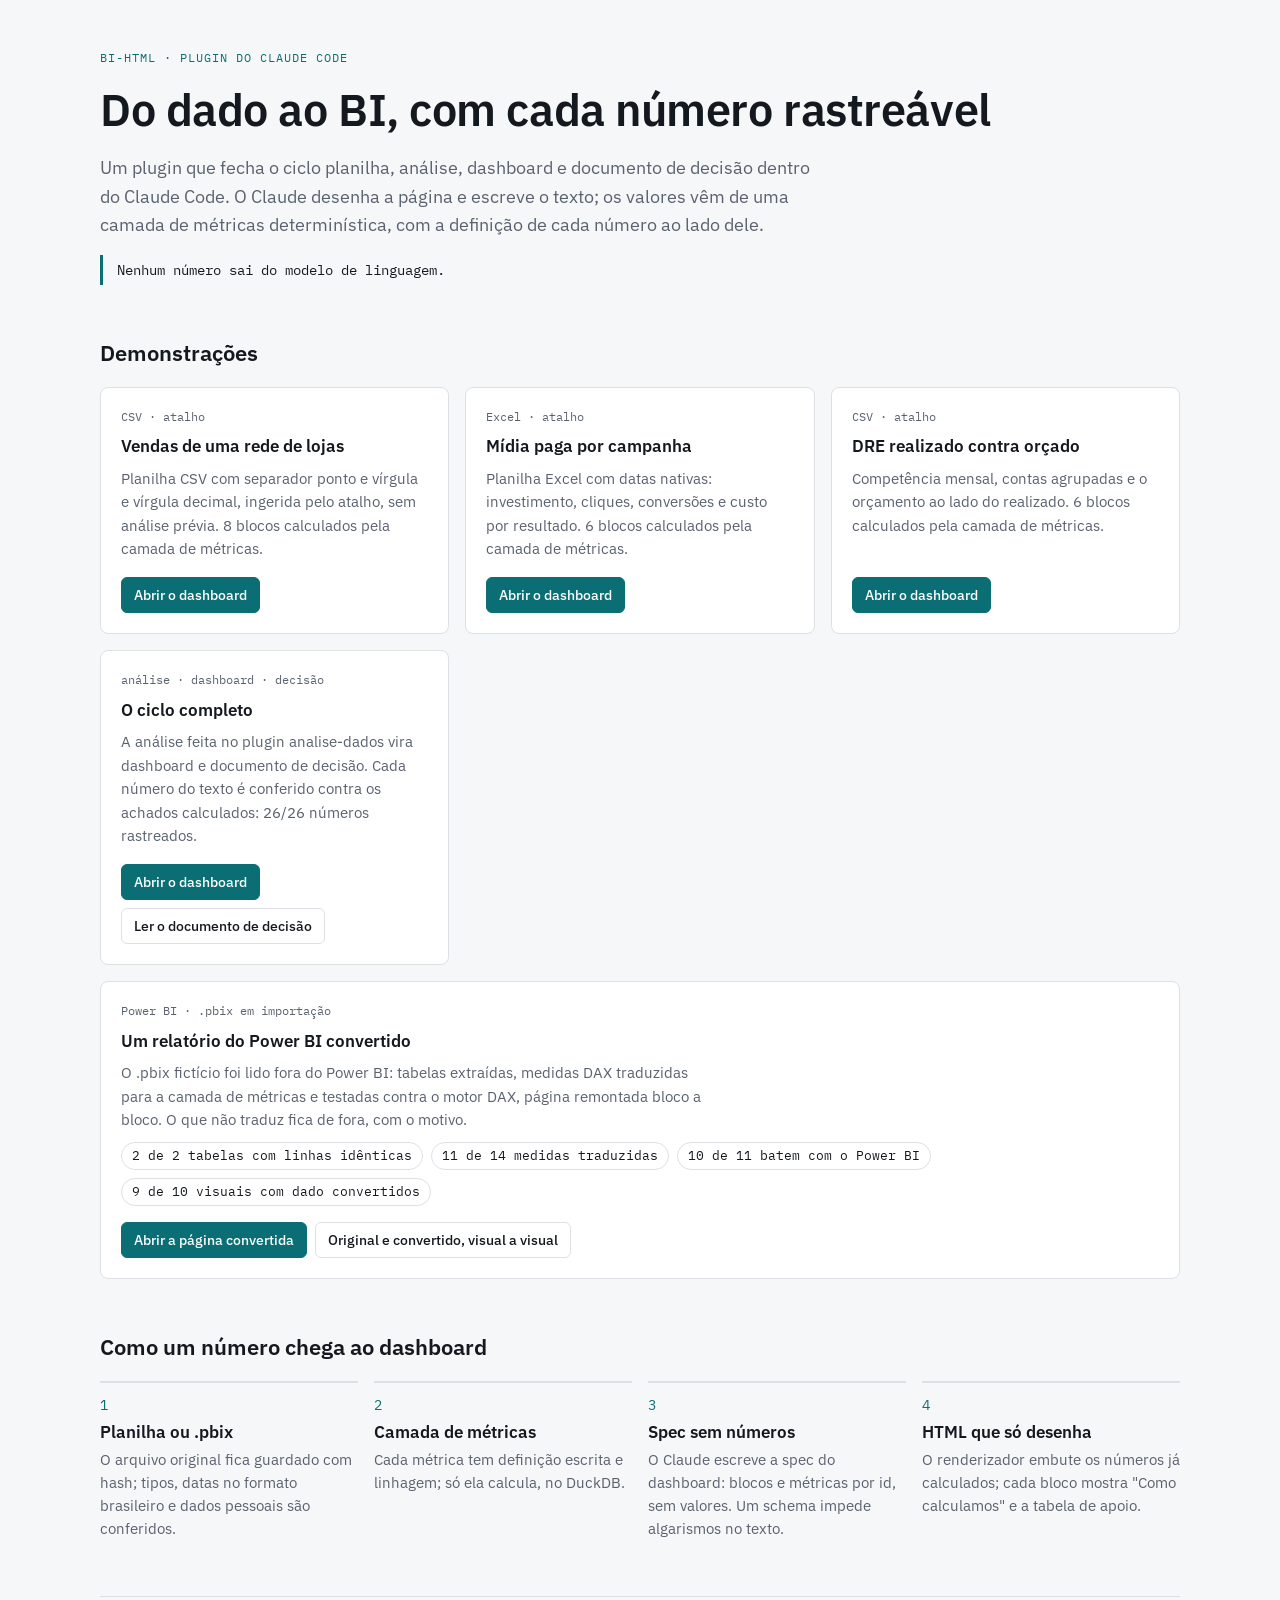
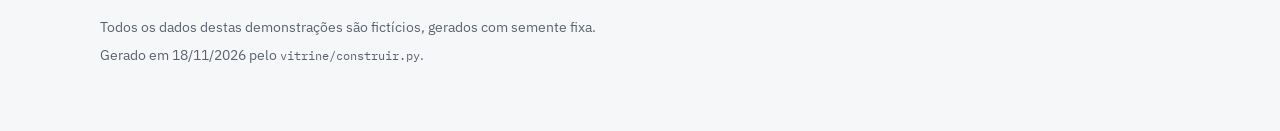
<file: docs/index.html>
<!doctype html>
<html lang="pt-BR">
<head>
<meta charset="utf-8">
<meta name="viewport" content="width=device-width, initial-scale=1, viewport-fit=cover">
<title>bi-html</title>
<meta name="description" content="Dashboards e documentos de decisão em HTML em que nenhum número sai do modelo de linguagem.">
<link rel="stylesheet" href="https://fonts.googleapis.com/css2?family=IBM+Plex+Mono:wght@400;500&amp;family=IBM+Plex+Sans:wght@400;500;600&amp;display=swap">
<style>
/* Uma coluna de leitura com a grade de demonstrações; azul-petróleo como único acento. */
:root {
  --fundo: #f6f7f8; --superficie: #ffffff; --texto: #14181f; --apagado: #5a6270; --linha: #dde1e6;
  --acento: #0b6e74; --acento-texto: #ffffff; --sinal: #0b6e74;
  --fonte: "IBM Plex Sans", system-ui, -apple-system, "Segoe UI", Roboto, sans-serif;
  --fonte-mono: "IBM Plex Mono", ui-monospace, "SFMono-Regular", Menlo, monospace;
  color-scheme: light;
}
@media (prefers-color-scheme: dark) {
  :root:not([data-theme="light"]) {
    --fundo: #0f1318; --superficie: #171c23; --texto: #e6e9ee; --apagado: #9aa3b0; --linha: #2a313b;
    --acento: #4fb7bd; --acento-texto: #08201f; --sinal: #6fd0d5; color-scheme: dark;
  }
}
:root[data-theme="dark"] {
  --fundo: #0f1318; --superficie: #171c23; --texto: #e6e9ee; --apagado: #9aa3b0; --linha: #2a313b;
  --acento: #4fb7bd; --acento-texto: #08201f; --sinal: #6fd0d5; color-scheme: dark;
}
* { box-sizing: border-box; }
body { margin: 0; background: var(--fundo); color: var(--texto); font-family: var(--fonte); line-height: 1.55;
       padding-left: max(16px, env(safe-area-inset-left, 0px)); padding-right: max(16px, env(safe-area-inset-right, 0px)); }
.miolo { max-width: 1080px; margin-inline: auto; padding-block: 48px 64px; display: flex; flex-direction: column; gap: 56px; }
h1, h2, h3 { text-wrap: balance; line-height: 1.2; margin: 0; }
h1 { font-size: clamp(2rem, 4vw, 2.8rem); font-weight: 600; letter-spacing: -0.01em; }
h2 { font-size: 1.35rem; font-weight: 600; }
h3 { font-size: 1.05rem; font-weight: 600; }
p { margin: 0; max-width: 65ch; }
.olho { font-family: var(--fonte-mono); font-size: .78rem; letter-spacing: .08em; text-transform: uppercase; color: var(--sinal); }
.abertura { display: flex; flex-direction: column; gap: 16px; }
.tese { font-size: 1.15rem; color: var(--apagado); }
.regra { font-family: var(--fonte-mono); font-size: .9rem; border-left: 3px solid var(--acento); padding: 4px 0 4px 14px; color: var(--texto); }
section { display: flex; flex-direction: column; gap: 20px; }
.grade { display: grid; grid-template-columns: repeat(auto-fill, minmax(300px, 1fr)); gap: 16px; }
.demo { background: var(--superficie); border: 1px solid var(--linha); border-radius: 8px; padding: 20px;
        display: flex; flex-direction: column; gap: 10px; min-width: 0; }
.demo .tipo { font-family: var(--fonte-mono); font-size: .75rem; color: var(--apagado); }
.demo p { color: var(--apagado); font-size: .95rem; }
.links { display: flex; flex-wrap: wrap; gap: 8px; margin-top: auto; padding-top: 6px; }
.links a { font-size: .9rem; font-weight: 500; text-decoration: none; border-radius: 6px; padding: 6px 12px;
           border: 1px solid var(--linha); color: var(--texto); }
.links a.principal { background: var(--acento); border-color: var(--acento); color: var(--acento-texto); }
.links a:hover { border-color: var(--acento); }
.links a:focus-visible { outline: 2px solid var(--acento); outline-offset: 2px; }
.destaque { grid-column: 1 / -1; }
.numeros { display: flex; flex-wrap: wrap; gap: 8px; list-style: none; padding: 0; margin: 0; }
.numeros li { font-family: var(--fonte-mono); font-size: .8rem; border: 1px solid var(--linha); border-radius: 999px;
              padding: 3px 10px; font-variant-numeric: tabular-nums; }
.etapas { display: grid; grid-template-columns: repeat(auto-fit, minmax(220px, 1fr)); gap: 16px; list-style: none; padding: 0; margin: 0; counter-reset: etapa; }
.etapas li { border-top: 2px solid var(--linha); padding-top: 12px; display: flex; flex-direction: column; gap: 6px; counter-increment: etapa; }
.etapas li::before { content: counter(etapa); font-family: var(--fonte-mono); color: var(--sinal); font-size: .85rem; }
.etapas p { color: var(--apagado); font-size: .93rem; }
footer { border-top: 1px solid var(--linha); padding-top: 20px; color: var(--apagado); font-size: .88rem; display: flex; flex-direction: column; gap: 6px; }
code { font-family: var(--fonte-mono); font-size: .88em; }
</style>
</head>
<body>
<div class="miolo">
  <header class="abertura">
    <span class="olho">bi-html · plugin do Claude Code</span>
    <h1>Do dado ao BI, com cada número rastreável</h1>
    <p class="tese">Um plugin que fecha o ciclo planilha, análise, dashboard e documento de decisão dentro do Claude Code.
    O Claude desenha a página e escreve o texto; os valores vêm de uma camada de métricas determinística, com a definição
    de cada número ao lado dele.</p>
    <p class="regra">Nenhum número sai do modelo de linguagem.</p>
  </header>
  <section>
    <h2>Demonstrações</h2>
    <div class="grade">
<article class="demo">
  <span class="tipo">CSV · atalho</span>
  <h3>Vendas de uma rede de lojas</h3>
  <p>Planilha CSV com separador ponto e vírgula e vírgula decimal, ingerida pelo atalho, sem análise prévia. 8 blocos calculados pela camada de métricas.</p>
  <div class="links"><a class="principal" href="vendas/">Abrir o dashboard</a></div>
</article>
<article class="demo">
  <span class="tipo">Excel · atalho</span>
  <h3>Mídia paga por campanha</h3>
  <p>Planilha Excel com datas nativas: investimento, cliques, conversões e custo por resultado. 6 blocos calculados pela camada de métricas.</p>
  <div class="links"><a class="principal" href="marketing/">Abrir o dashboard</a></div>
</article>
<article class="demo">
  <span class="tipo">CSV · atalho</span>
  <h3>DRE realizado contra orçado</h3>
  <p>Competência mensal, contas agrupadas e o orçamento ao lado do realizado. 6 blocos calculados pela camada de métricas.</p>
  <div class="links"><a class="principal" href="financeiro/">Abrir o dashboard</a></div>
</article>
<article class="demo">
  <span class="tipo">análise · dashboard · decisão</span>
  <h3>O ciclo completo</h3>
  <p>A análise feita no plugin analise-dados vira dashboard e documento de decisão. Cada número do texto é
  conferido contra os achados calculados: 26/26 números rastreados.</p>
  <div class="links"><a class="principal" href="ciclo/">Abrir o dashboard</a><a href="ciclo/decisao.html">Ler o documento de decisão</a></div>
</article>
<article class="demo destaque">
  <span class="tipo">Power BI · .pbix em importação</span>
  <h3>Um relatório do Power BI convertido</h3>
  <p>O .pbix fictício foi lido fora do Power BI: tabelas extraídas, medidas DAX traduzidas para a camada de métricas e
  testadas contra o motor DAX, página remontada bloco a bloco. O que não traduz fica de fora, com o motivo.</p>
  <ul class="numeros">
    <li>2 de 2 tabelas com linhas idênticas</li>
    <li>11 de 14 medidas traduzidas</li>
    <li>10 de 11 batem com o Power BI</li>
    <li>9 de 10 visuais com dado convertidos</li>
  </ul>
  <div class="links"><a class="principal" href="power-bi/visao_geral.html">Abrir a página convertida</a>
  <a href="power-bi/">Original e convertido, visual a visual</a></div>
</article>
    </div>
  </section>
  <section>
    <h2>Como um número chega ao dashboard</h2>
    <ol class="etapas">
      <li><h3>Planilha ou .pbix</h3><p>O arquivo original fica guardado com hash; tipos, datas no formato brasileiro e dados pessoais são conferidos.</p></li>
      <li><h3>Camada de métricas</h3><p>Cada métrica tem definição escrita e linhagem; só ela calcula, no DuckDB.</p></li>
      <li><h3>Spec sem números</h3><p>O Claude escreve a spec do dashboard: blocos e métricas por id, sem valores. Um schema impede algarismos no texto.</p></li>
      <li><h3>HTML que só desenha</h3><p>O renderizador embute os números já calculados; cada bloco mostra "Como calculamos" e a tabela de apoio.</p></li>
    </ol>
  </section>
  <footer>
    <p>Todos os dados destas demonstrações são fictícios, gerados com semente fixa.</p>
    <p>Gerado em 18/11/2026 pelo <code>vitrine/construir.py</code>.</p>
  </footer>
</div>
</body>
</html>
</file>
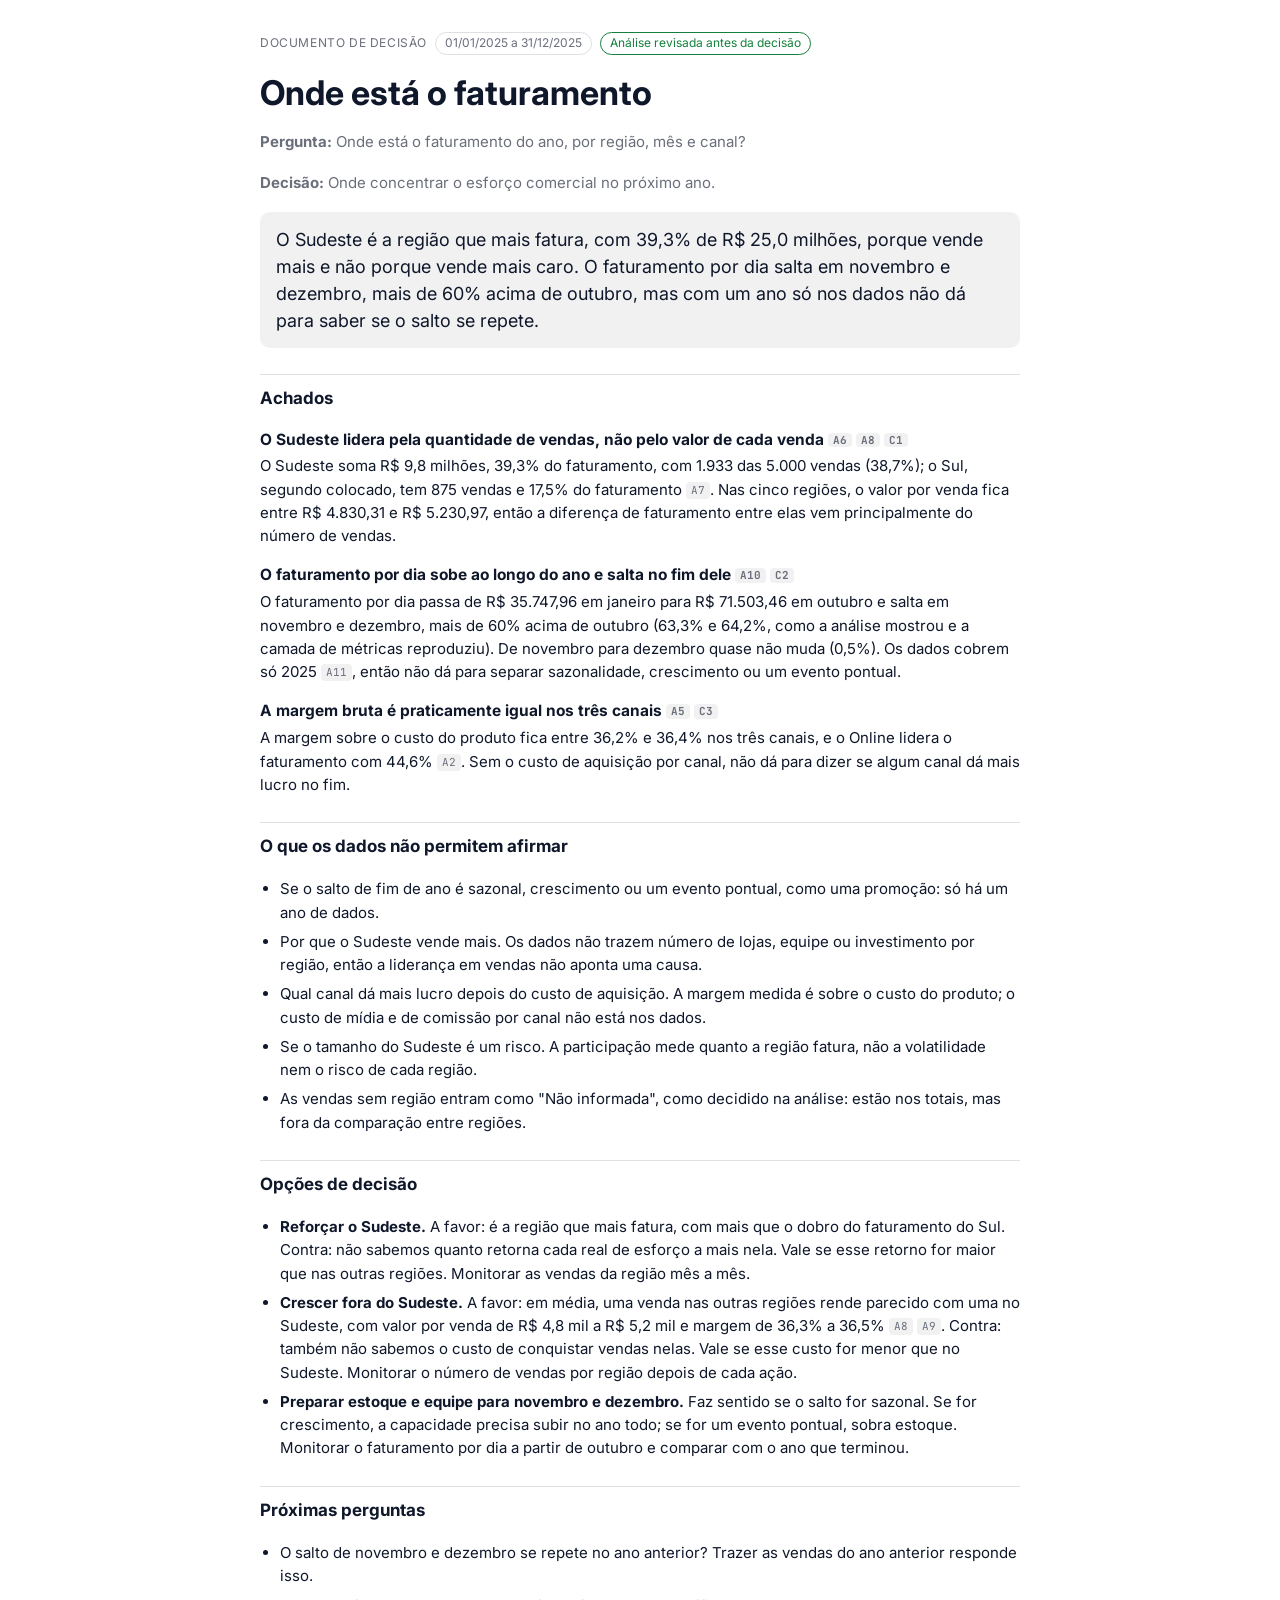
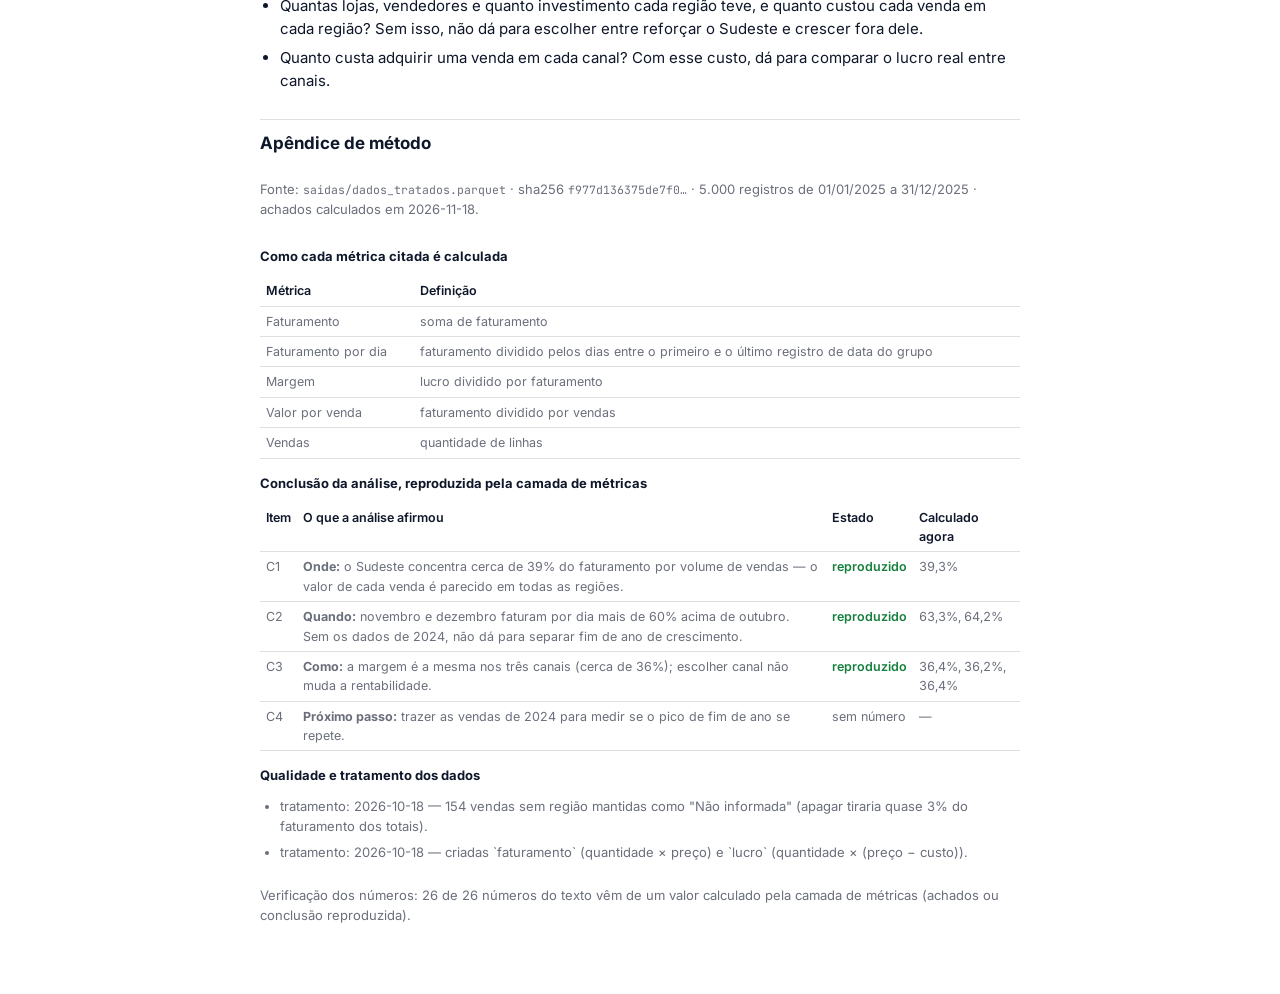
<file: docs/ciclo/decisao.html>
<!doctype html>
<html lang="pt-BR">
<head>
<meta charset="utf-8">
<meta name="viewport" content="width=device-width, initial-scale=1, viewport-fit=cover">
</head>
<body>
<title>Onde está o faturamento</title>
<meta name="claude:viewport-fit-sides" content="cover">
<meta name="description" content="Onde está o faturamento do ano, por região, mês e canal?">
<link rel="stylesheet" href="https://fonts.googleapis.com/css2?family=Inter:wght@400;500;600;700&amp;family=JetBrains+Mono:wght@400;500;600;700&amp;display=swap">
<style>
/* Tokens do bi-html: design-system.md do analise-dados (enviado). Gerado; não edite à mão. */
:root {
  --background: #ffffff;
  --foreground: #0f172a;
  --card: #ffffff;
  --card-foreground: #0f172a;
  --muted: #f1f1f2;
  --muted-foreground: #6a6f7b;
  --border: #dddfe1;
  --primary: #0072b2;
  --primary-foreground: #ffffff;
  --positivo: #15803d;
  --negativo: #b91c1c;
  --alerta: #b45309;
  --chart-1: #0072b2;
  --chart-2: #cb8600;
  --chart-3: #009e73;
  --chart-4: #cc79a7;
  --chart-5: #3a9bce;
  --font-sans: 'Inter', system-ui, -apple-system, 'Segoe UI', Roboto, sans-serif;
  --font-titulo: 'Inter', system-ui, -apple-system, 'Segoe UI', Roboto, sans-serif;
  --font-mono: 'JetBrains Mono', ui-monospace, 'SFMono-Regular', Menlo, monospace;
  --radius: 10px;
  --border-width: 1px;
  color-scheme: light;
}
@media (prefers-color-scheme: dark) {
  :root:not([data-theme="light"]) {
    --background: #0a131a;
    --foreground: #e5e7eb;
    --card: #131c23;
    --card-foreground: #e5e7eb;
    --muted: #20282f;
    --muted-foreground: #959a9f;
    --border: #30383f;
    --primary: #53acf0;
    --primary-foreground: #0b0b0b;
    --positivo: #4ade80;
    --negativo: #f87171;
    --alerta: #fbbf24;
    --chart-1: #53acf0;
    --chart-2: #db9500;
    --chart-3: #3fbe91;
    --chart-4: #da85b4;
    --chart-5: #51afe4;
    color-scheme: dark;
  }
}
:root[data-theme="dark"] {
  --background: #0a131a;
  --foreground: #e5e7eb;
  --card: #131c23;
  --card-foreground: #e5e7eb;
  --muted: #20282f;
  --muted-foreground: #959a9f;
  --border: #30383f;
  --primary: #53acf0;
  --primary-foreground: #0b0b0b;
  --positivo: #4ade80;
  --negativo: #f87171;
  --alerta: #fbbf24;
  --chart-1: #53acf0;
  --chart-2: #db9500;
  --chart-3: #3fbe91;
  --chart-4: #da85b4;
  --chart-5: #51afe4;
  color-scheme: dark;
}

body { margin: 0; background: var(--background); color: var(--foreground); font-family: var(--font-sans);
  font-size: 15px; line-height: 1.55; }
.folha { max-width: 760px; margin: 0 auto; padding-block: 32px 56px;
  padding-left: max(16px, env(safe-area-inset-left, 0px)); padding-right: max(16px, env(safe-area-inset-right, 0px));
  display: flex; flex-direction: column; gap: 18px; }
.olho { display: flex; flex-wrap: wrap; gap: 8px; font-size: 12px; color: var(--muted-foreground); letter-spacing: .05em;
  text-transform: uppercase; align-items: center; }
.chip { display: inline-flex; padding: 1px 9px; border-radius: 999px; border: var(--border-width) solid var(--border);
  font-size: 12px; text-transform: none; letter-spacing: 0; }
.chip.positivo { color: var(--positivo); border-color: currentColor; }
.chip.alerta { color: var(--alerta); border-color: currentColor; }
h1 { font-family: var(--font-titulo); font-size: clamp(26px, 4.4vw, 34px); line-height: 1.15; margin: 0; text-wrap: balance; }
.pergunta { margin: 0; color: var(--muted-foreground); }
.resposta { margin: 0; font-size: 18px; line-height: 1.5; padding: 14px 16px; background: var(--muted);
  border-radius: var(--radius); }
h2 { font-family: var(--font-titulo); font-size: 17px; margin: 8px 0 0; padding-top: 10px; border-top: 1px solid var(--border); }
.achado { display: flex; flex-direction: column; gap: 4px; break-inside: avoid; }
.achado h3 { font-size: 15.5px; margin: 0; line-height: 1.35; text-wrap: balance; }
.achado p, .secao p { margin: 0; }
ul { margin: 0; padding-left: 20px; display: flex; flex-direction: column; gap: 6px; }
.ref { display: inline-block; font-family: var(--font-mono); font-size: 11px; padding: 0 5px; border-radius: 4px;
  background: var(--muted); color: var(--muted-foreground); vertical-align: 1px; white-space: nowrap; }
.num { font-variant-numeric: tabular-nums; }
.apendice { font-size: 13px; color: var(--muted-foreground); display: flex; flex-direction: column; gap: 10px; }
.apendice h2 { color: var(--foreground); }
.apendice h3 { font-size: 13px; color: var(--foreground); margin: 4px 0 0; }
.apendice table { width: 100%; border-collapse: collapse; font-size: 12.5px; }
.apendice th, .apendice td { text-align: left; padding: 5px 6px; border-bottom: 1px solid var(--border); vertical-align: top; }
.apendice th { font-weight: 600; color: var(--foreground); }
.apendice code { font-family: var(--font-mono); font-size: 11.5px; overflow-wrap: anywhere; }
.tabela-rolagem { overflow-x: auto; }
.estado-reproduzido { color: var(--positivo); font-weight: 600; }
.estado-nao_reproduzido { color: var(--negativo); font-weight: 600; }
@page { size: A4; margin: 14mm 15mm; }
@media print {
  :root { color-scheme: light; }
  body { font-size: 9.4pt; line-height: 1.3; background: #fff; color: #111; }
  .folha { max-width: none; padding: 0; gap: 5px; }
  .olho { font-size: 7.5pt; } .chip { font-size: 7.5pt; }
  h1 { font-size: 16pt; } h2 { font-size: 10.5pt; margin-top: 2px; padding-top: 4px; }
  .pergunta { font-size: 9.4pt; }
  .resposta { font-size: 10pt; padding: 5px 8px; }
  .achado { gap: 1px; } .achado h3 { font-size: 9.8pt; } ul { gap: 1px; padding-left: 16px; }
  .ref { font-size: 7pt; }
  .apendice { font-size: 7.6pt; gap: 3px; } .apendice table { font-size: 7.4pt; } .apendice h3 { font-size: 8pt; }
  .apendice th, .apendice td { padding: 1px 3px; }
}

</style>
<article class="folha">
  <div class="olho"><span>Documento de decisão</span><span class="chip">01/01/2025 a 31/12/2025</span><span class="chip positivo">Análise revisada antes da decisão</span></div>
  <h1>Onde está o faturamento</h1>
  <p class="pergunta"><strong>Pergunta:</strong> Onde está o faturamento do ano, por região, mês e canal?</p>
  <p class="pergunta"><strong>Decisão:</strong> Onde concentrar o esforço comercial no próximo ano.</p>
  <p class="resposta">O Sudeste é a região que mais fatura, com 39,3% de R$ 25,0 milhões, porque vende mais e não porque vende mais caro. O faturamento por dia salta em novembro e dezembro, mais de 60% acima de outubro, mas com um ano só nos dados não dá para saber se o salto se repete.</p>
  <h2>Achados</h2>
  <section class="achado"><h3>O Sudeste lidera pela quantidade de vendas, não pelo valor de cada venda <span class="ref" title="Sudeste lidera faturamento por região do cliente">A6</span> <span class="ref" title="Valor por venda entre os grupos de região do cliente">A8</span> <span class="ref" title="**Onde:** o Sudeste concentra cerca de 39% do faturamento por volume de vendas — o valor de cada venda é parecido em todas as regiões.">C1</span></h3><p>O Sudeste soma R$ 9,8 milhões, 39,3% do faturamento, com 1.933 das 5.000 vendas (38,7%); o Sul, segundo colocado, tem 875 vendas e 17,5% do faturamento <span class="ref" title="Quantos grupos de região do cliente somam oitenta por cento">A7</span>. Nas cinco regiões, o valor por venda fica entre R$ 4.830,31 e R$ 5.230,97, então a diferença de faturamento entre elas vem principalmente do número de vendas.</p></section>
<section class="achado"><h3>O faturamento por dia sobe ao longo do ano e salta no fim dele <span class="ref" title="Faturamento por dia mês a mês">A10</span> <span class="ref" title="**Quando:** novembro e dezembro faturam por dia mais de 60% acima de outubro. Sem os dados de 2024, não dá para separar fim de ano de crescimento.">C2</span></h3><p>O faturamento por dia passa de R$ 35.747,96 em janeiro para R$ 71.503,46 em outubro e salta em novembro e dezembro, mais de 60% acima de outubro (63,3% e 64,2%, como a análise mostrou e a camada de métricas reproduziu). De novembro para dezembro quase não muda (0,5%). Os dados cobrem só 2025 <span class="ref" title="O que os dados cobrem">A11</span>, então não dá para separar sazonalidade, crescimento ou um evento pontual.</p></section>
<section class="achado"><h3>A margem bruta é praticamente igual nos três canais <span class="ref" title="Margem entre os grupos de canal de venda">A5</span> <span class="ref" title="**Como:** a margem é a mesma nos três canais (cerca de 36%); escolher canal não muda a rentabilidade.">C3</span></h3><p>A margem sobre o custo do produto fica entre 36,2% e 36,4% nos três canais, e o Online lidera o faturamento com 44,6% <span class="ref" title="Online lidera faturamento por canal de venda">A2</span>. Sem o custo de aquisição por canal, não dá para dizer se algum canal dá mais lucro no fim.</p></section>
  <h2>O que os dados não permitem afirmar</h2>
  <div class="secao"><ul><li>Se o salto de fim de ano é sazonal, crescimento ou um evento pontual, como uma promoção: só há um ano de dados.</li><li>Por que o Sudeste vende mais. Os dados não trazem número de lojas, equipe ou investimento por região, então a liderança em vendas não aponta uma causa.</li><li>Qual canal dá mais lucro depois do custo de aquisição. A margem medida é sobre o custo do produto; o custo de mídia e de comissão por canal não está nos dados.</li><li>Se o tamanho do Sudeste é um risco. A participação mede quanto a região fatura, não a volatilidade nem o risco de cada região.</li><li>As vendas sem região entram como &quot;Não informada&quot;, como decidido na análise: estão nos totais, mas fora da comparação entre regiões.</li></ul></div>
  <h2>Opções de decisão</h2>
  <div class="secao"><ul><li><strong>Reforçar o Sudeste.</strong> A favor: é a região que mais fatura, com mais que o dobro do faturamento do Sul. Contra: não sabemos quanto retorna cada real de esforço a mais nela. Vale se esse retorno for maior que nas outras regiões. Monitorar as vendas da região mês a mês.</li><li><strong>Crescer fora do Sudeste.</strong> A favor: em média, uma venda nas outras regiões rende parecido com uma no Sudeste, com valor por venda de R$ 4,8 mil a R$ 5,2 mil e margem de 36,3% a 36,5% <span class="ref" title="Valor por venda entre os grupos de região do cliente">A8</span> <span class="ref" title="Margem entre os grupos de região do cliente">A9</span>. Contra: também não sabemos o custo de conquistar vendas nelas. Vale se esse custo for menor que no Sudeste. Monitorar o número de vendas por região depois de cada ação.</li><li><strong>Preparar estoque e equipe para novembro e dezembro.</strong> Faz sentido se o salto for sazonal. Se for crescimento, a capacidade precisa subir no ano todo; se for um evento pontual, sobra estoque. Monitorar o faturamento por dia a partir de outubro e comparar com o ano que terminou.</li></ul></div>
  <h2>Próximas perguntas</h2>
  <div class="secao"><ul><li>O salto de novembro e dezembro se repete no ano anterior? Trazer as vendas do ano anterior responde isso.</li><li>Quantas lojas, vendedores e quanto investimento cada região teve, e quanto custou cada venda em cada região? Sem isso, não dá para escolher entre reforçar o Sudeste e crescer fora dele.</li><li>Quanto custa adquirir uma venda em cada canal? Com esse custo, dá para comparar o lucro real entre canais.</li></ul></div>
  <section class="apendice"><h2>Apêndice de método</h2>
<p>Fonte: <code>saidas/dados_tratados.parquet</code> · sha256 <code>f977d136375de7f0…</code> · 5.000 registros de 01/01/2025 a 31/12/2025 · achados calculados em 2026-11-18.</p>
<h3>Como cada métrica citada é calculada</h3><div class="tabela-rolagem"><table><tr><th>Métrica</th><th>Definição</th></tr><tr><td>Faturamento</td><td>soma de faturamento</td></tr><tr><td>Faturamento por dia</td><td>faturamento dividido pelos dias entre o primeiro e o último registro de data do grupo</td></tr><tr><td>Margem</td><td>lucro dividido por faturamento</td></tr><tr><td>Valor por venda</td><td>faturamento dividido por vendas</td></tr><tr><td>Vendas</td><td>quantidade de linhas</td></tr></table></div>
<h3>Conclusão da análise, reproduzida pela camada de métricas</h3><div class="tabela-rolagem"><table><tr><th>Item</th><th>O que a análise afirmou</th><th>Estado</th><th>Calculado agora</th></tr><tr><td>C1</td><td><strong>Onde:</strong> o Sudeste concentra cerca de 39% do faturamento por volume de vendas — o valor de cada venda é parecido em todas as regiões.</td><td class="estado-reproduzido">reproduzido</td><td class="num">39,3%</td></tr><tr><td>C2</td><td><strong>Quando:</strong> novembro e dezembro faturam por dia mais de 60% acima de outubro. Sem os dados de 2024, não dá para separar fim de ano de crescimento.</td><td class="estado-reproduzido">reproduzido</td><td class="num">63,3%, 64,2%</td></tr><tr><td>C3</td><td><strong>Como:</strong> a margem é a mesma nos três canais (cerca de 36%); escolher canal não muda a rentabilidade.</td><td class="estado-reproduzido">reproduzido</td><td class="num">36,4%, 36,2%, 36,4%</td></tr><tr><td>C4</td><td><strong>Próximo passo:</strong> trazer as vendas de 2024 para medir se o pico de fim de ano se repete.</td><td class="estado-sem_numero">sem número</td><td class="num">—</td></tr></table></div>
<h3>Qualidade e tratamento dos dados</h3><ul><li>tratamento: 2026-10-18 — 154 vendas sem região mantidas como &quot;Não informada&quot; (apagar tiraria quase 3% do faturamento dos totais).</li><li>tratamento: 2026-10-18 — criadas `faturamento` (quantidade × preço) e `lucro` (quantidade × (preço − custo)).</li></ul>
<p>Verificação dos números: 26 de 26 números do texto vêm de um valor calculado pela camada de métricas (achados ou conclusão reproduzida).</p></section>
</article>
</body>
</html>
</file>
